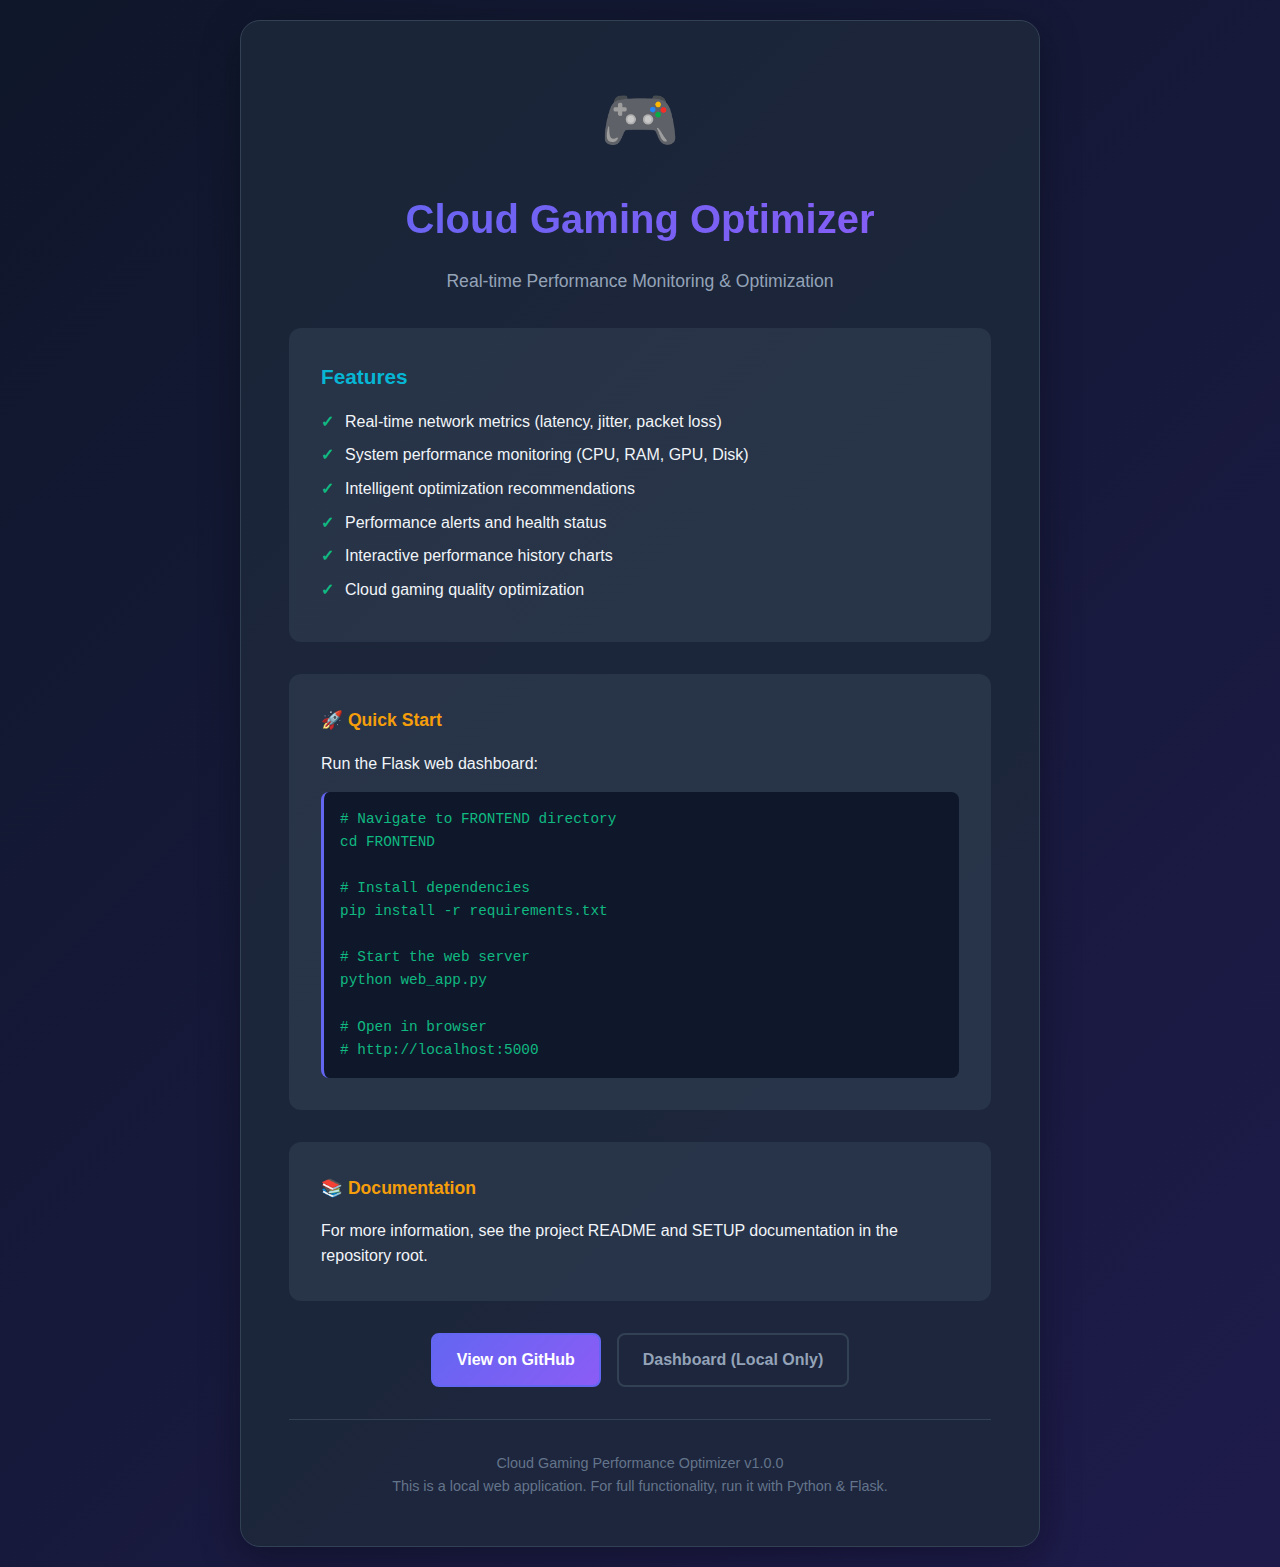
<file: index.html>
<!DOCTYPE html>
<html lang="en">
<head>
    <meta charset="UTF-8">
    <meta name="viewport" content="width=device-width, initial-scale=1.0">
    <title>Cloud Gaming Optimizer</title>
    <style>
        * {
            margin: 0;
            padding: 0;
            box-sizing: border-box;
        }
        
        body {
            font-family: 'Segoe UI', Tahoma, Geneva, Verdana, sans-serif;
            background: linear-gradient(135deg, #0f172a 0%, #1e1b4b 100%);
            color: #f1f5f9;
            line-height: 1.6;
            min-height: 100vh;
            display: flex;
            align-items: center;
            justify-content: center;
            padding: 20px;
        }
        
        .container {
            max-width: 800px;
            text-align: center;
            background: rgba(30, 41, 59, 0.8);
            border-radius: 20px;
            padding: 3rem;
            border: 1px solid #334155;
            box-shadow: 0 10px 40px rgba(0, 0, 0, 0.3);
        }
        
        .logo {
            font-size: 4rem;
            margin-bottom: 1rem;
        }
        
        h1 {
            font-size: 2.5rem;
            background: linear-gradient(135deg, #6366f1, #8b5cf6);
            -webkit-background-clip: text;
            -webkit-text-fill-color: transparent;
            background-clip: text;
            margin-bottom: 1rem;
        }
        
        .subtitle {
            font-size: 1.1rem;
            color: #94a3b8;
            margin-bottom: 2rem;
        }
        
        .description {
            background: rgba(51, 65, 85, 0.5);
            padding: 2rem;
            border-radius: 12px;
            margin-bottom: 2rem;
            text-align: left;
        }
        
        .description h2 {
            font-size: 1.3rem;
            margin-bottom: 1rem;
            color: #06b6d4;
        }
        
        .description ul {
            list-style: none;
            padding-left: 0;
        }
        
        .description li {
            margin-bottom: 0.5rem;
            padding-left: 1.5rem;
            position: relative;
        }
        
        .description li:before {
            content: "✓";
            position: absolute;
            left: 0;
            color: #10b981;
            font-weight: bold;
        }
        
        .setup-section {
            background: rgba(51, 65, 85, 0.5);
            padding: 2rem;
            border-radius: 12px;
            margin-bottom: 2rem;
            text-align: left;
        }
        
        .setup-section h3 {
            font-size: 1.1rem;
            margin-bottom: 1rem;
            color: #f59e0b;
        }
        
        .setup-section pre {
            background: #0f172a;
            padding: 1rem;
            border-radius: 8px;
            overflow-x: auto;
            color: #10b981;
            border-left: 3px solid #6366f1;
        }
        
        .setup-section code {
            font-size: 0.9rem;
            font-family: 'Courier New', monospace;
        }
        
        .button-group {
            display: flex;
            gap: 1rem;
            justify-content: center;
            flex-wrap: wrap;
            margin-top: 2rem;
        }
        
        .btn {
            padding: 0.75rem 1.5rem;
            border-radius: 8px;
            border: 2px solid;
            font-size: 1rem;
            cursor: pointer;
            transition: all 0.3s ease;
            text-decoration: none;
            display: inline-block;
            font-weight: 600;
        }
        
        .btn-primary {
            background: linear-gradient(135deg, #6366f1, #8b5cf6);
            border-color: #6366f1;
            color: white;
        }
        
        .btn-primary:hover {
            transform: translateY(-2px);
            box-shadow: 0 10px 20px rgba(99, 102, 241, 0.3);
        }
        
        .btn-secondary {
            background: transparent;
            border-color: #334155;
            color: #94a3b8;
        }
        
        .btn-secondary:hover {
            border-color: #6366f1;
            color: #6366f1;
        }
        
        .footer {
            margin-top: 2rem;
            padding-top: 2rem;
            border-top: 1px solid #334155;
            color: #64748b;
            font-size: 0.9rem;
        }
        
        @media (max-width: 600px) {
            .container {
                padding: 1.5rem;
            }
            
            h1 {
                font-size: 1.8rem;
            }
            
            .logo {
                font-size: 3rem;
            }
            
            .button-group {
                flex-direction: column;
            }
            
            .btn {
                width: 100%;
            }
        }
    </style>
</head>
<body>
    <div class="container">
        <div class="logo">🎮</div>
        <h1>Cloud Gaming Optimizer</h1>
        <p class="subtitle">Real-time Performance Monitoring & Optimization</p>
        
        <div class="description">
            <h2>Features</h2>
            <ul>
                <li>Real-time network metrics (latency, jitter, packet loss)</li>
                <li>System performance monitoring (CPU, RAM, GPU, Disk)</li>
                <li>Intelligent optimization recommendations</li>
                <li>Performance alerts and health status</li>
                <li>Interactive performance history charts</li>
                <li>Cloud gaming quality optimization</li>
            </ul>
        </div>
        
        <div class="setup-section">
            <h3>🚀 Quick Start</h3>
            <p style="margin-bottom: 1rem;">Run the Flask web dashboard:</p>
            <pre><code># Navigate to FRONTEND directory
cd FRONTEND

# Install dependencies
pip install -r requirements.txt

# Start the web server
python web_app.py

# Open in browser
# http://localhost:5000</code></pre>
        </div>
        
        <div class="setup-section">
            <h3>📚 Documentation</h3>
            <p>For more information, see the project README and SETUP documentation in the repository root.</p>
        </div>
        
        <div class="button-group">
            <a href="https://github.com/MRADUL142/CLOUD_GAMING_OPTIMIZER_" class="btn btn-primary">View on GitHub</a>
            <a href="./FRONTEND/templates/index.html" class="btn btn-secondary">Dashboard (Local Only)</a>
        </div>
        
        <div class="footer">
            <p>Cloud Gaming Performance Optimizer v1.0.0</p>
            <p>This is a local web application. For full functionality, run it with Python & Flask.</p>
        </div>
    </div>
</body>
</html>
</file>
